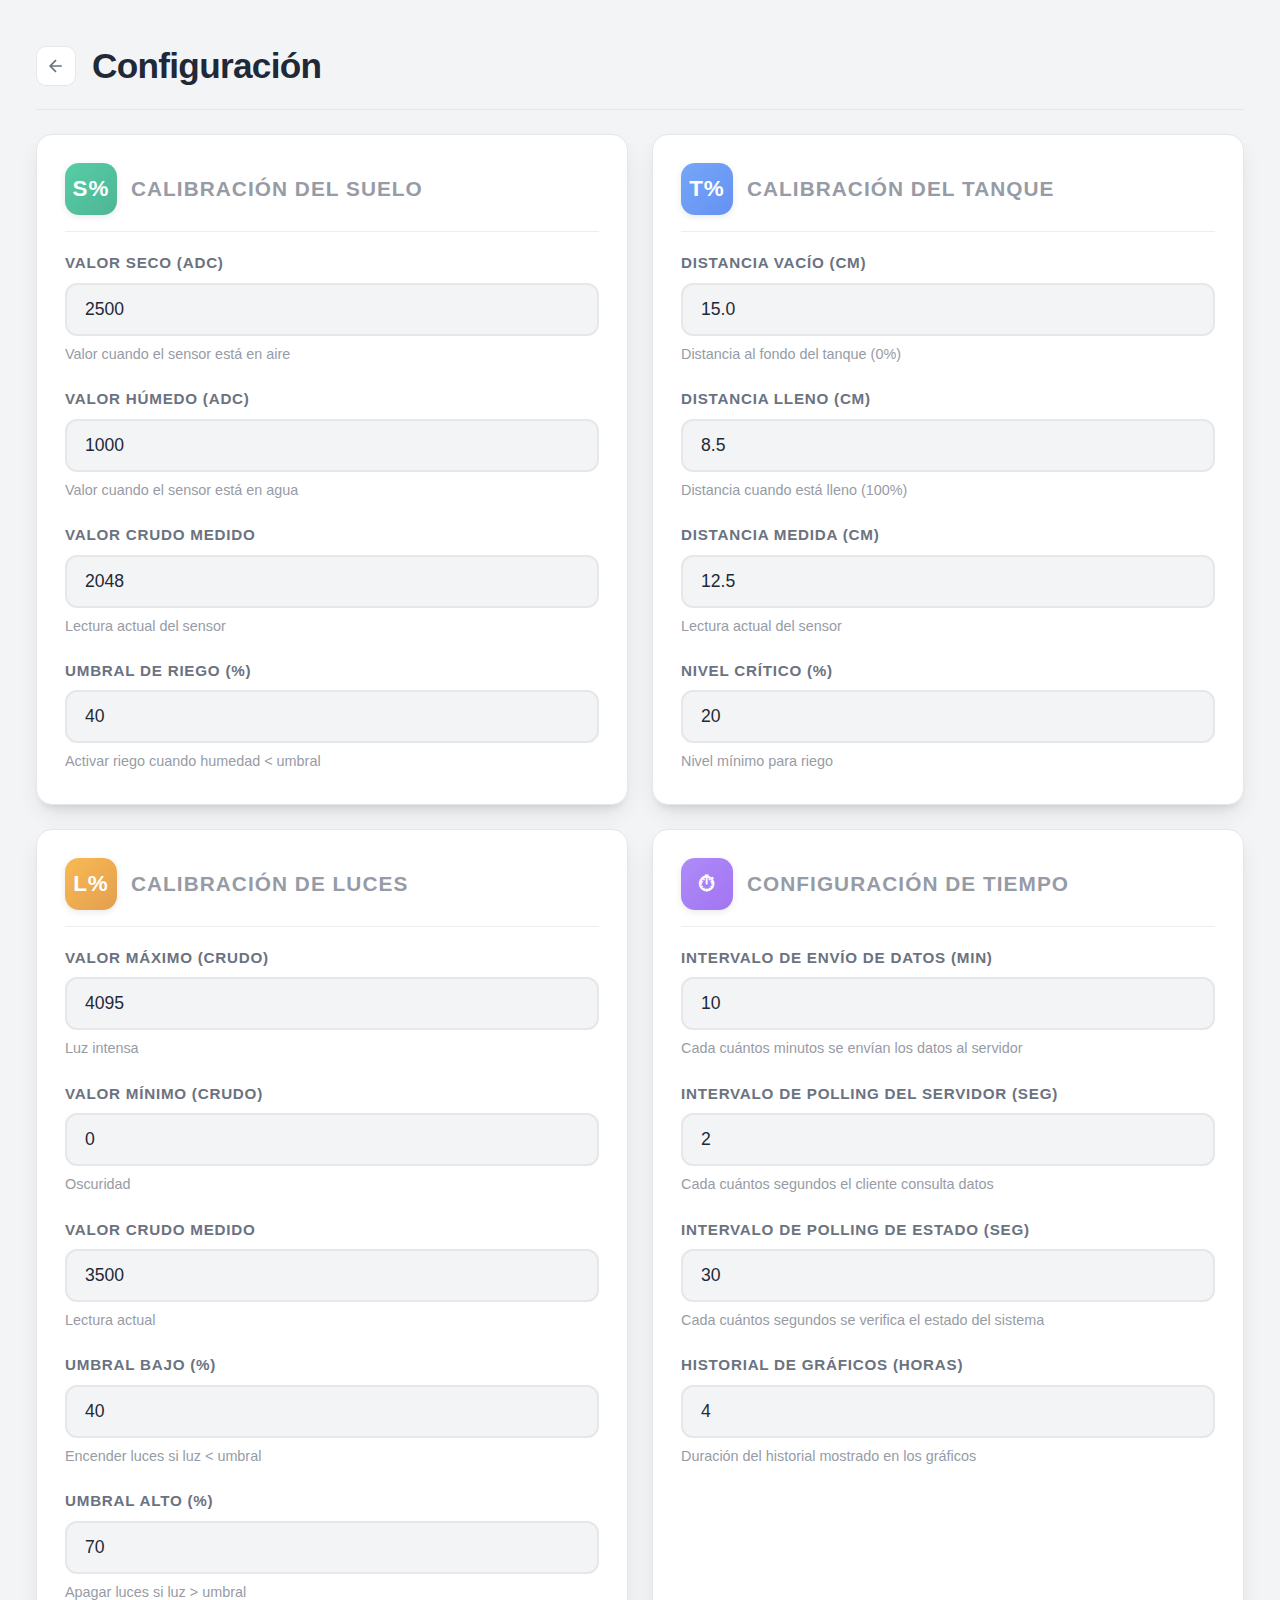
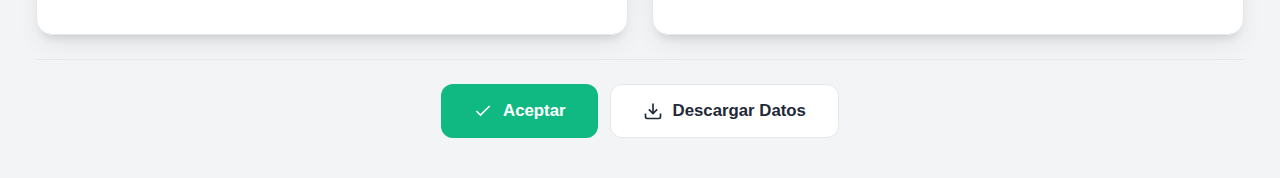
<file: config.html>
<!DOCTYPE html>
<html lang="es">
<head>
    <meta charset="UTF-8">
    <meta name="viewport" content="width=device-width, initial-scale=1.0">
    <title>Configuración - Panel de Control</title>
    <script>
        // Apply theme IMMEDIATELY before anything else to prevent flash
        (function() {
            try {
                const savedTheme = localStorage.getItem('theme');
                const applyTheme = function() {
                    if (document.body) {
                        if (savedTheme === 'dark') {
                            document.documentElement.classList.add('dark-theme');
                            document.documentElement.setAttribute('style', 'background-color: #0a0f1e !important;');
                            document.body.classList.add('dark-theme');
                            document.body.setAttribute('style', 'background-color: #0a0f1e !important; color: #ffffff !important;');
                        }
                        // Mark theme as applied to show content
                        document.body.classList.add('theme-applied');
                    }
                };
                
                if (savedTheme === 'dark') {
                    // Apply class and styles immediately
                    document.documentElement.classList.add('dark-theme');
                    document.documentElement.setAttribute('style', 'background-color: #0a0f1e !important;');
                    
                    if (document.body) {
                        applyTheme();
                    } else {
                        // If body doesn't exist yet, wait for it
                        document.addEventListener('DOMContentLoaded', applyTheme);
                        // Also try immediately in case DOMContentLoaded already fired
                        if (document.readyState === 'loading') {
                            document.addEventListener('DOMContentLoaded', applyTheme);
                        } else {
                            applyTheme();
                        }
                    }
                } else {
                    // Even for light theme, mark as applied
                    if (document.body) {
                        document.body.classList.add('theme-applied');
                    } else {
                        document.addEventListener('DOMContentLoaded', function() {
                            document.body.classList.add('theme-applied');
                        });
                    }
                }
            } catch(e) {
                console.error('Error applying theme:', e);
                // Show content even if there's an error
                if (document.body) {
                    document.body.classList.add('theme-applied');
                }
            }
        })();
    </script>
    <style>
        /* Critical theme styles to prevent flash - must be inline */
        html {
            background-color: #f3f4f6;
        }
        html.dark-theme {
            background-color: #0a0f1e !important;
        }
        body {
            background-color: #f3f4f6;
            color: #1f2937;
            transition: background-color 0.5s ease, color 0.5s ease;
            opacity: 1;
        }
        html.dark-theme body {
            background-color: #0a0f1e !important;
            color: #ffffff !important;
        }
        /* Hide content until theme is applied */
        body:not(.theme-applied) {
            opacity: 0;
        }
        body.theme-applied {
            opacity: 1;
            transition: opacity 0.1s ease;
        }
        /* Cards and containers */
        html.dark-theme .calibration-card {
            background: linear-gradient(135deg, #1e293b 0%, #1a2332 100%) !important;
            border-color: #334155 !important;
            color: #ffffff !important;
        }
        html.dark-theme .back-btn {
            background: #1e293b !important;
            border-color: #475569 !important;
        }
        html.dark-theme .back-btn svg {
            color: #e2e8f0 !important;
        }
        /* Text elements */
        html.dark-theme .config-title {
            background: linear-gradient(135deg, #ffffff 0%, #cbd5e1 100%) !important;
            -webkit-background-clip: text !important;
            -webkit-text-fill-color: transparent !important;
            background-clip: text !important;
        }
        html.dark-theme .calibration-card h3 {
            color: #cbd5e1 !important;
            opacity: 0.7 !important;
        }
        html.dark-theme .input-group label {
            color: #cbd5e1 !important;
        }
        html.dark-theme .input-group .input-hint {
            color: #94a3b8 !important;
        }
        /* Inputs */
        html.dark-theme .input-group input {
            background: #0f172a !important;
            border-color: #475569 !important;
            color: #f1f5f9 !important;
        }
        html.dark-theme .input-group input:focus {
            border-color: #60a5fa !important;
            box-shadow: 0 0 0 3px rgba(96, 165, 250, 0.2) !important;
        }
        html.dark-theme .input-group input::placeholder {
            color: #64748b !important;
        }
        /* Buttons */
        html.dark-theme .btn-accept {
            background: linear-gradient(135deg, #16a34a 0%, #15803d 100%) !important;
        }
        html.dark-theme .btn-download {
            background: linear-gradient(135deg, #4f46e5 0%, #4338ca 100%) !important;
        }
        html.dark-theme .icon-timing {
            background: linear-gradient(135deg, #a78bfa 0%, #8b5cf6 100%) !important;
        }
        
        /* Critical config title for instant rendering */
        .config-title {
            font-size: 2.2rem;
            font-weight: 800;
            color: #1f2937;
            margin: 0;
            letter-spacing: -0.02em;
        }
        html.dark-theme .config-title {
            color: #f3f4f6 !important;
        }
    </style>
    <link rel="stylesheet" href="style.css">
    <style>
        .config-container {
            max-width: 1400px; /* Wider container for 4 columns */
            margin: 0 auto;
            padding: 20px 16px;
        }

        .config-header {
            display: flex;
            align-items: center;
            gap: 16px;
            margin-bottom: 24px;
            padding-bottom: 16px;
            border-bottom: 1px solid var(--border-color);
        }

        .back-btn {
            display: flex;
            align-items: center;
            justify-content: center;
            width: 40px;
            height: 40px;
            background: var(--card-bg);
            border: 1px solid var(--border-color);
            border-radius: 10px;
            cursor: pointer;
            transition: all 0.2s ease;
            color: var(--text-secondary);
        }

        .back-btn:hover {
            background: var(--bg-color);
            color: var(--text-primary);
            transform: translateX(-2px);
        }

        .back-btn svg {
            width: 20px;
            height: 20px;
        }

        .config-title {
            font-size: 2.2rem;
            font-weight: 800;
            color: var(--text-primary);
            margin: 0;
            letter-spacing: -0.02em;
        }

        .config-grid {
            display: grid;
            grid-template-columns: repeat(2, 1fr); /* 2 columns for larger cards */
            gap: 24px;
            margin-bottom: 24px;
        }

        @media (max-width: 900px) {
            .config-grid {
                grid-template-columns: 1fr; /* 1 column on smaller screens */
            }
        }

        .calibration-card {
            background: var(--card-bg);
            border: 1px solid var(--border-color);
            border-radius: 16px;
            padding: 28px;
            box-shadow: 0 10px 25px -5px rgba(0,0,0,0.1), 0 8px 10px -6px rgba(0,0,0,0.1);
            transition: all 0.3s cubic-bezier(0.4, 0, 0.2, 1);
            display: flex;
            flex-direction: column;
            gap: 20px;
        }

        .calibration-card:hover {
            box-shadow: 0 20px 40px -10px rgba(0,0,0,0.15), 0 10px 20px -5px rgba(0,0,0,0.1);
            border-color: var(--primary-color);
            transform: translateY(-4px);
        }

        .calibration-card h3 {
            font-size: 1.3rem;
            font-weight: 700;
            color: var(--text-secondary);
            opacity: 0.7;
            text-transform: uppercase;
            letter-spacing: 0.05em;
            margin: 0;
            display: flex;
            align-items: center;
            gap: 14px;
            padding-bottom: 16px;
            border-bottom: 1px solid var(--border-color);
        }

        .calibration-icon {
            width: 52px;
            height: 52px;
            border-radius: 14px;
            display: flex;
            align-items: center;
            justify-content: center;
            font-weight: 700;
            font-size: 1.4rem;
            box-shadow: 0 2px 6px rgba(0,0,0,0.12);
        }

        .icon-soil { background: linear-gradient(135deg, #10b981 0%, #059669 100%); color: white; }
        .icon-tank { background: linear-gradient(135deg, #3b82f6 0%, #2563eb 100%); color: white; }
        .icon-light { background: linear-gradient(135deg, #f59e0b 0%, #d97706 100%); color: white; }
        .icon-timing { background: linear-gradient(135deg, #8b5cf6 0%, #7c3aed 100%); color: white; }

        .input-group {
            margin-bottom: 4px;
        }

        .input-group label {
            display: block;
            font-size: 0.95rem;
            font-weight: 600;
            color: var(--text-secondary);
            margin-bottom: 8px;
            text-transform: uppercase;
            letter-spacing: 0.05em;
        }

        .input-group input {
            width: 100%;
            padding: 14px 18px;
            background: var(--bg-color);
            border: 2px solid var(--border-color);
            border-radius: 12px;
            font-size: 1.1rem;
            font-weight: 500;
            color: var(--text-primary);
            transition: all 0.2s ease;
            font-family: 'Inter', sans-serif;
        }

        .input-group input:focus {
            outline: none;
            border-color: var(--primary-color);
            background: var(--card-bg);
            box-shadow: 0 0 0 4px rgba(59, 130, 246, 0.15);
        }

        .input-group .input-hint {
            font-size: 0.9rem;
            color: var(--text-secondary);
            margin-top: 8px;
            opacity: 0.7;
            line-height: 1.4;
        }

        .action-buttons {
            display: flex;
            gap: 12px;
            justify-content: center; /* Centered buttons */
            margin-top: 24px;
            padding-top: 24px;
            border-top: 1px solid var(--border-color);
        }

        .action-btn {
            padding: 16px 32px;
            border: none;
            border-radius: 12px;
            font-size: 1.05rem;
            font-weight: 600;
            cursor: pointer;
            transition: all 0.2s ease;
            display: flex;
            align-items: center;
            gap: 10px;
        }

        .btn-accept {
            background: var(--success-color);
            color: white;
        }
        .btn-accept:hover {
            background: #059669;
            transform: translateY(-1px);
            box-shadow: 0 4px 12px rgba(16, 185, 129, 0.2);
        }

        .btn-download {
            background: var(--card-bg);
            border: 1px solid var(--border-color);
            color: var(--text-primary);
        }
        .btn-download:hover {
            background: var(--bg-color);
            border-color: var(--text-secondary);
        }
        
        /* Dark theme specific overrides */
        html.dark-theme .config-header {
            border-bottom-color: #334155;
        }
        html.dark-theme .calibration-card {
            background: linear-gradient(135deg, #111827 0%, #0f172a 100%) !important;
            border-color: #1e293b !important;
            box-shadow: 0 4px 12px rgba(0,0,0,0.3) !important;
        }
        html.dark-theme .calibration-card:hover {
            border-color: #60a5fa;
            background: linear-gradient(135deg, #0f172a 0%, #111827 100%) !important;
            box-shadow: 0 8px 20px rgba(0,0,0,0.4) !important;
        }
        html.dark-theme .calibration-card h3 {
            border-bottom-color: #334155;
        }
        html.dark-theme .input-group input {
            background: #0f172a;
            border-color: #334155;
        }
        html.dark-theme .input-group input:focus {
            background: #1e293b;
            border-color: #60a5fa;
        }
        html.dark-theme .action-buttons {
            border-top-color: #334155;
        }
        html.dark-theme .btn-download {
            background: #1e293b;
            border-color: #334155;
            color: #e2e8f0;
        }
        html.dark-theme .btn-download:hover {
            background: #0f172a;
            border-color: #94a3b8;
        }
    </style>
</head>
<body>
    <div class="config-container">
        <!-- Header -->
        <div class="config-header">
            <button class="back-btn" onclick="goBack()" aria-label="Volver">
                <svg viewBox="0 0 24 24" fill="none" stroke="currentColor" stroke-width="2">
                    <path d="M19 12H5M12 19l-7-7 7-7"/>
                </svg>
            </button>
            <h1 class="config-title">Configuración</h1>
        </div>

        <!-- Calibration Cards -->
        <div class="config-grid">
            <!-- Soil Calibration -->
            <div class="calibration-card">
                <h3>
                    <div class="calibration-icon icon-soil">S%</div>
                    Calibración del Suelo
                </h3>
                <div class="input-group">
                    <label for="soil-dry">Valor Seco (ADC)</label>
                    <input type="number" id="soil-dry" value="2500" min="0" max="4095">
                    <div class="input-hint">Valor cuando el sensor está en aire</div>
                </div>
                <div class="input-group">
                    <label for="soil-wet">Valor Húmedo (ADC)</label>
                    <input type="number" id="soil-wet" value="1000" min="0" max="4095">
                    <div class="input-hint">Valor cuando el sensor está en agua</div>
                </div>
                <div class="input-group">
                    <label for="soil-raw">Valor Crudo Medido</label>
                    <input type="number" id="soil-raw" value="0" min="0" max="4095" readonly>
                    <div class="input-hint">Lectura actual del sensor</div>
                </div>
                <div class="input-group">
                    <label for="soil-threshold">Umbral de Riego (%)</label>
                    <input type="number" id="soil-threshold" value="40" min="0" max="100">
                    <div class="input-hint">Activar riego cuando humedad < umbral</div>
                </div>
            </div>

            <!-- Tank Calibration -->
            <div class="calibration-card">
                <h3>
                    <div class="calibration-icon icon-tank">T%</div>
                    Calibración del Tanque
                </h3>
                <div class="input-group">
                    <label for="tank-empty">Distancia Vacío (cm)</label>
                    <input type="number" id="tank-empty" value="15.0" step="0.1" min="0" max="400">
                    <div class="input-hint">Distancia al fondo del tanque (0%)</div>
                </div>
                <div class="input-group">
                    <label for="tank-full">Distancia Lleno (cm)</label>
                    <input type="number" id="tank-full" value="8.5" step="0.1" min="0" max="400">
                    <div class="input-hint">Distancia cuando está lleno (100%)</div>
                </div>
                <div class="input-group">
                    <label for="tank-raw">Distancia Medida (cm)</label>
                    <input type="number" id="tank-raw" value="0.0" step="0.1" min="0" max="400" readonly>
                    <div class="input-hint">Lectura actual del sensor</div>
                </div>
                <div class="input-group">
                    <label for="tank-critical">Nivel Crítico (%)</label>
                    <input type="number" id="tank-critical" value="20" min="0" max="100">
                    <div class="input-hint">Nivel mínimo para riego</div>
                </div>
            </div>

            <!-- Light Calibration -->
            <div class="calibration-card">
                <h3>
                    <div class="calibration-icon icon-light">L%</div>
                    Calibración de Luces
                </h3>
                <div class="input-group">
                    <label for="light-max">Valor Máximo (crudo)</label>
                    <input type="number" id="light-max" value="4095" min="0" max="4095">
                    <div class="input-hint">Luz intensa</div>
                </div>
                <div class="input-group">
                    <label for="light-min">Valor Mínimo (crudo)</label>
                    <input type="number" id="light-min" value="0" min="0" max="4095">
                    <div class="input-hint">Oscuridad</div>
                </div>
                <div class="input-group">
                    <label for="light-raw">Valor Crudo Medido</label>
                    <input type="number" id="light-raw" value="1200" min="0" max="4095" readonly>
                    <div class="input-hint">Lectura actual</div>
                </div>
                <div class="input-group">
                    <label for="light-low">Umbral Bajo (%)</label>
                    <input type="number" id="light-low" value="40" min="0" max="100">
                    <div class="input-hint">Encender luces si luz &lt; umbral</div>
                </div>
                <div class="input-group">
                    <label for="light-high">Umbral Alto (%)</label>
                    <input type="number" id="light-high" value="70" min="0" max="100">
                    <div class="input-hint">Apagar luces si luz &gt; umbral</div>
                </div>
            </div>

            <!-- Timing & Polling Configuration -->
            <div class="calibration-card">
                <h3>
                    <div class="calibration-icon icon-timing">⏱</div>
                    Configuración de Tiempo
                </h3>
                <div class="input-group">
                    <label for="data-send-interval">Intervalo de Envío de Datos (min)</label>
                    <input type="number" id="data-send-interval" value="10" min="1" max="120" step="1">
                    <div class="input-hint">Cada cuántos minutos se envían los datos al servidor</div>
                </div>
                <div class="input-group">
                    <label for="server-polling-interval">Intervalo de Polling del Servidor (seg)</label>
                    <input type="number" id="server-polling-interval" value="2" min="1" max="60" step="1">
                    <div class="input-hint">Cada cuántos segundos el cliente consulta datos</div>
                </div>
                <div class="input-group">
                    <label for="status-polling-interval">Intervalo de Polling de Estado (seg)</label>
                    <input type="number" id="status-polling-interval" value="30" min="5" max="300" step="5">
                    <div class="input-hint">Cada cuántos segundos se verifica el estado del sistema</div>
                </div>
                <div class="input-group">
                    <label for="chart-history">Historial de Gráficos (horas)</label>
                    <input type="number" id="chart-history" value="4" min="1" max="24" step="1">
                    <div class="input-hint">Duración del historial mostrado en los gráficos</div>
                </div>

            </div>
        </div>

        <!-- Action Buttons -->
        <div class="action-buttons">
            <button class="action-btn btn-accept" onclick="saveConfig()">
                <svg width="20" height="20" viewBox="0 0 24 24" fill="none" stroke="currentColor" stroke-width="2">
                    <polyline points="20 6 9 17 4 12"></polyline>
                </svg>
                Aceptar
            </button>
            <button class="action-btn btn-download" onclick="downloadData()">
                <svg width="20" height="20" viewBox="0 0 24 24" fill="none" stroke="currentColor" stroke-width="2">
                    <path d="M21 15v4a2 2 0 0 1-2 2H5a2 2 0 0 1-2-2v-4"></path>
                    <polyline points="7 10 12 15 17 10"></polyline>
                    <line x1="12" y1="15" x2="12" y2="3"></line>
                </svg>
                Descargar Datos
            </button>
        </div>
    </div>

    <script>
        // Page transition function
        function navigateWithTransition(url) {
            document.body.classList.add('page-exiting');
            setTimeout(function() {
                window.location.href = url;
            }, 200);
        }
        
        function goBack() {
            // Check if running on local dev server (localhost/127.0.0.1) or ESP32
            let targetUrl;
            if (window.location.hostname === 'localhost' || window.location.hostname === '127.0.0.1') {
                // Local development server - index.html is in data/ folder
                targetUrl = 'index.html';
            } else if (window.location.protocol === 'file:') {
                // File protocol - same folder
                targetUrl = 'index.html';
            } else {
                // ESP32 server - go to index
                targetUrl = 'index.html';
            }
            
            // Navigate with transition
            navigateWithTransition(targetUrl);
        }

        function saveConfig() {
            const config = {
                soil: {
                    dry: parseInt(document.getElementById('soil-dry').value),
                    wet: parseInt(document.getElementById('soil-wet').value),
                    threshold: parseInt(document.getElementById('soil-threshold').value)
                },
                tank: {
                    empty: parseFloat(document.getElementById('tank-empty').value),
                    full: parseFloat(document.getElementById('tank-full').value),
                    critical: parseInt(document.getElementById('tank-critical').value)
                },
                light: {
                    low: parseInt(document.getElementById('light-low').value),
                    high: parseInt(document.getElementById('light-high').value)
                },
                timing: {
                    dataSendInterval: parseInt(document.getElementById('data-send-interval').value),
                    serverPollingInterval: parseInt(document.getElementById('server-polling-interval').value),
                    statusPollingInterval: parseInt(document.getElementById('status-polling-interval').value),
                    chartHistory: parseInt(document.getElementById('chart-history').value)
                }
            };

            console.log('Configuración guardada:', config);
            
            // TODO: Send to backend
            alert('Configuración guardada exitosamente!\n\nNota: Esta función enviará los datos al ESP32 en la versión final.');
        }

        function downloadData() {
            // TODO: Fetch data from backend and create CSV
            const csvContent = "data:text/csv;charset=utf-8," 
                + "Timestamp,Temperatura,Humedad,Suelo,Tanque,Luz\n"
                + "2024-01-01 10:00,25.5,60,45,80,75\n"
                + "2024-01-01 10:10,25.7,61,44,79,76\n";
            
            const encodedUri = encodeURI(csvContent);
            const link = document.createElement("a");
            link.setAttribute("href", encodedUri);
            link.setAttribute("download", "datos_invernadero.csv");
            document.body.appendChild(link);
            link.click();
            document.body.removeChild(link);
            
            console.log('Datos descargados');
        }

        // Fetch current sensor data to populate raw fields
        function fetchCurrentData() {
            // Check if running on ESP32 or local simulation
            if (window.location.hostname === 'localhost' || window.location.hostname === '127.0.0.1' || window.location.protocol === 'file:') {
                console.log("Local mode: Simulating raw data");
                document.getElementById('soil-raw').value = 2048;
                document.getElementById('tank-raw').value = 12.5;
                document.getElementById('light-raw').value = 3500;
                return;
            }

            fetch('/data')
                .then(response => response.json())
                .then(data => {
                    // Populate Raw Values
                    if (data.soilRaw !== undefined) document.getElementById('soil-raw').value = data.soilRaw;
                    if (data.tankDistance !== undefined) document.getElementById('tank-raw').value = data.tankDistance.toFixed(1);
                    if (data.lightRaw !== undefined) document.getElementById('light-raw').value = data.lightRaw;
                    
                    // Populate Configuration Values if available
                    if (data.config) {
                        document.getElementById('soil-dry').value = data.config.soilDry;
                        document.getElementById('soil-wet').value = data.config.soilWet;
                        document.getElementById('soil-threshold').value = data.config.soilThreshold;
                        
                        document.getElementById('tank-empty').value = data.config.tankEmpty;
                        document.getElementById('tank-full').value = data.config.tankFull;
                        document.getElementById('tank-critical').value = data.config.tankCritical;
                        
                        document.getElementById('light-min').value = data.config.lightMin;
                        document.getElementById('light-max').value = data.config.lightMax;
                        document.getElementById('light-low').value = data.config.lightLow;
                        document.getElementById('light-high').value = data.config.lightHigh;
                        
                        document.getElementById('data-send-interval').value = data.config.dataSendInterval;
                        document.getElementById('server-polling-interval').value = data.config.serverPollingInterval;
                        document.getElementById('status-polling-interval').value = data.config.statusPollingInterval;
                    }
                })
                .catch(error => console.error('Error fetching data:', error));
        }

        function downloadData() {
            console.log('Descargando datos históricos...');
            
            // Fetch data from server
            fetch('/data')
                .then(response => response.json())
                .then(data => {
                    if (!data.history || data.history.length === 0) {
                        alert('No hay datos históricos disponibles');
                        return;
                    }
                    
                    // Generate CSV with improved format (separated by parameter)
                    let csv = '';
                    
                    // Temperature section
                    csv += 'TEMPERATURA\n';
                    csv += 'Hora de Medición,Temperatura (°C)\n';
                    data.history.forEach(record => {
                        const timestamp = formatTimestamp(record.timestamp, data.lastMeasurementTime);
                        const temp = record.temp !== undefined && record.temp !== -999 ? record.temp.toFixed(1) : 'ERROR';
                        csv += `${timestamp},${temp}\n`;
                    });
                    csv += '\n';
                    
                    // Humidity section
                    csv += 'HUMEDAD RELATIVA\n';
                    csv += 'Hora de Medición,Humedad (%)\n';
                    data.history.forEach(record => {
                        const timestamp = formatTimestamp(record.timestamp, data.lastMeasurementTime);
                        const humidity = record.humidity !== undefined && record.humidity !== -999 ? record.humidity.toFixed(0) : 'ERROR';
                        csv += `${timestamp},${humidity}\n`;
                    });
                    csv += '\n';
                    
                    // Soil moisture section
                    csv += 'HUMEDAD DEL SUELO\n';
                    csv += 'Hora de Medición,Humedad del Suelo (%)\n';
                    data.history.forEach(record => {
                        const timestamp = formatTimestamp(record.timestamp, data.lastMeasurementTime);
                        const soil = record.soil !== undefined && record.soil !== -999 ? record.soil.toFixed(0) : 'ERROR';
                        csv += `${timestamp},${soil}\n`;
                    });
                    csv += '\n';
                    
                    // Light section
                    csv += 'LUMINOSIDAD\n';
                    csv += 'Hora de Medición,Luminosidad (%)\n';
                    data.history.forEach(record => {
                        const timestamp = formatTimestamp(record.timestamp, data.lastMeasurementTime);
                        const light = record.light !== undefined && record.light !== -999 ? record.light.toFixed(0) : 'ERROR';
                        csv += `${timestamp},${light}\n`;
                    });
                    
                    // Create download
                    const blob = new Blob([csv], { type: 'text/csv;charset=utf-8;' });
                    const link = document.createElement('a');
                    const url = URL.createObjectURL(blob);
                    const now = new Date();
                    const filename = `datos_invernadero_${now.getFullYear()}-${(now.getMonth()+1).toString().padStart(2,'0')}-${now.getDate().toString().padStart(2,'0')}_${now.getHours().toString().padStart(2,'0')}-${now.getMinutes().toString().padStart(2,'0')}.csv`;
                    
                    link.setAttribute('href', url);
                    link.setAttribute('download', filename);
                    link.style.visibility = 'hidden';
                    document.body.appendChild(link);
                    link.click();
                    document.body.removeChild(link);
                    
                    console.log(`Descargados ${data.history.length} registros`);
                })
                .catch(error => {
                    console.error('Error al descargar datos:', error);
                    alert('Error al obtener los datos del servidor');
                });
        }
        
        function formatTimestamp(timestamp, systemNow) {
            if (!timestamp) return 'N/A';
            
            // Check if timestamp is epoch (> 1e10) or millis since boot
            if (timestamp > 10000000000) {
                // Epoch timestamp
                const date = new Date(timestamp);
                return date.toLocaleString('es-ES', { 
                    year: 'numeric', 
                    month: '2-digit', 
                    day: '2-digit',
                    hour: '2-digit', 
                    minute: '2-digit',
                    second: '2-digit'
                });
            } else {
                // Millis since boot - convert to relative time
                const now = Date.now();
                const age = systemNow - timestamp;
                const pointTime = new Date(now - age);
                return pointTime.toLocaleString('es-ES', { 
                    year: 'numeric', 
                    month: '2-digit', 
                    day: '2-digit',
                    hour: '2-digit', 
                    minute: '2-digit',
                    second: '2-digit'
                });
            }
        }

        function saveConfig() {
            const config = {
                soilDry: parseInt(document.getElementById('soil-dry').value),
                soilWet: parseInt(document.getElementById('soil-wet').value),
                soilThreshold: parseInt(document.getElementById('soil-threshold').value),
                
                tankEmpty: parseFloat(document.getElementById('tank-empty').value),
                tankFull: parseFloat(document.getElementById('tank-full').value),
                tankCritical: parseInt(document.getElementById('tank-critical').value),
                
                lightMin: parseInt(document.getElementById('light-min').value),
                lightMax: parseInt(document.getElementById('light-max').value),
                lightLow: parseInt(document.getElementById('light-low').value),
                lightHigh: parseInt(document.getElementById('light-high').value),
                
                dataSendInterval: parseInt(document.getElementById('data-send-interval').value),
                serverPollingInterval: parseInt(document.getElementById('server-polling-interval').value),
                statusPollingInterval: parseInt(document.getElementById('status-polling-interval').value)
            };

            console.log('Guardando configuración:', config);
            
            // Send to backend
            fetch('/action', {
                method: 'POST',
                headers: {
                    'Content-Type': 'application/json',
                },
                body: JSON.stringify({ config: config })
            })
            .then(response => {
                if (response.ok) {
                    alert('Configuración guardada exitosamente!');
                    // Refresh data to verify
                    fetchCurrentData();
                } else {
                    alert('Error al guardar la configuración');
                }
            })
            .catch(error => {
                console.error('Error:', error);
                alert('Error de conexión al guardar');
            });
        }

        // Load data when page loads
        document.addEventListener('DOMContentLoaded', fetchCurrentData);
    </script>
</body>
</html>
</file>
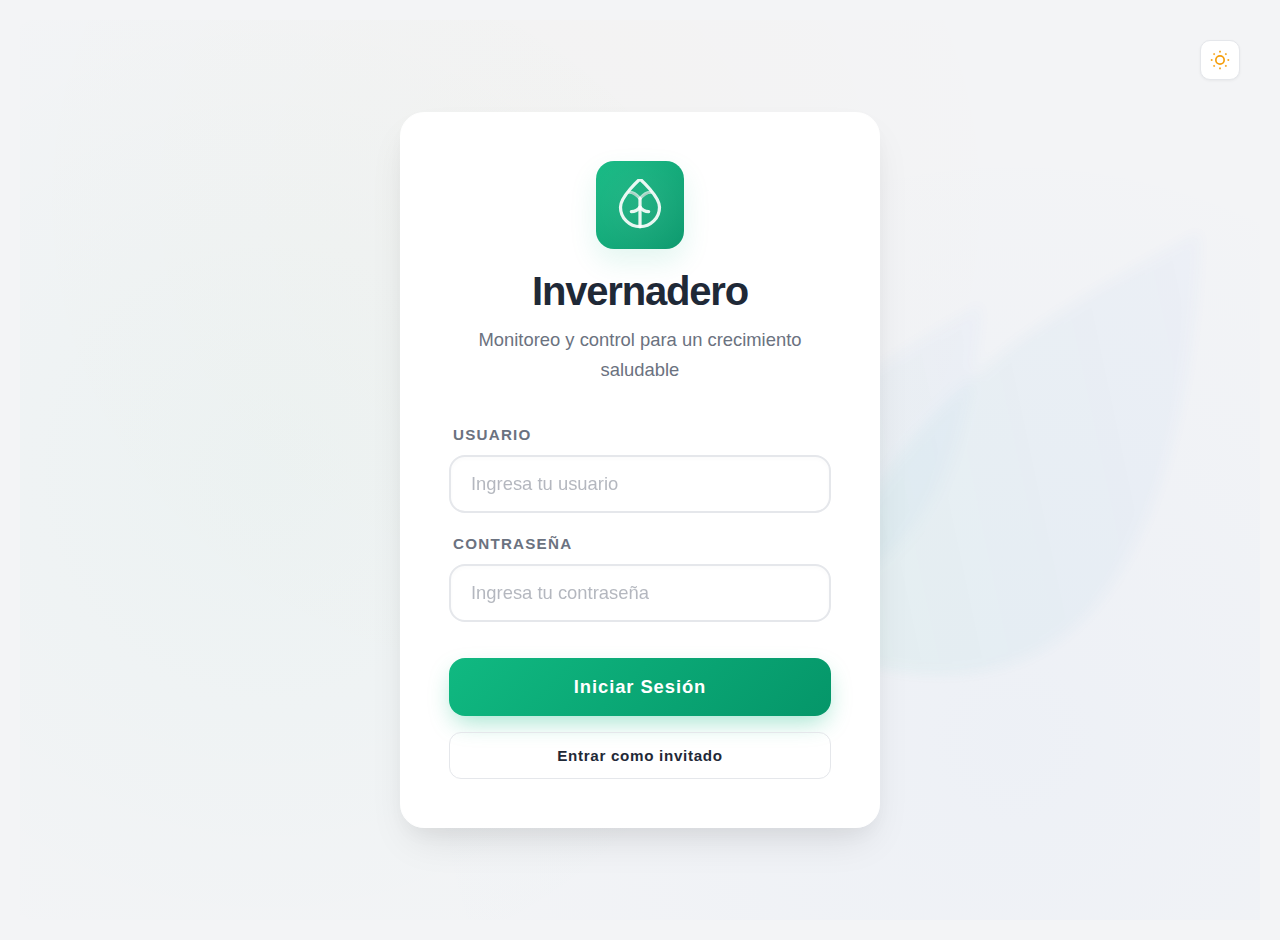
<file: login.html>
<!DOCTYPE html>
<html lang="es">
<head>
    <meta charset="UTF-8">
    <meta name="viewport" content="width=device-width, initial-scale=1.0">
    <title>Invernadero Inteligente - Iniciar Sesión</title>
    <script>
        // Apply theme IMMEDIATELY before anything else to prevent flash
        // Apply theme IMMEDIATELY before anything else to prevent flash
        (function() {
            // Add preload class to disable transitions
            document.documentElement.classList.add('preload');
            
            // Helpers that safely operate on document.body even if run in <head>
            function addBodyClassWhenReady(cls) {
                if (document.body) return document.body.classList.add(cls);
                document.addEventListener('DOMContentLoaded', function() { if (document.body) document.body.classList.add(cls); });
            }
            function setBodyWhenReady(fn) {
                if (document.body) return fn(document.body);
                document.addEventListener('DOMContentLoaded', function() { if (document.body) fn(document.body); });
            }

            try {
                const savedTheme = localStorage.getItem('theme');
                
                if (savedTheme === 'dark') {
                    // Apply class and styles immediately for documentElement
                    document.documentElement.classList.add('dark-theme');
                    document.documentElement.style.setProperty('background-color', '#0a0f1e', 'important');
                    
                    // Try to apply to body when ready
                    setBodyWhenReady(function(b) {
                        b.classList.add('dark-theme');
                        b.style.setProperty('background-color', '#0a0f1e', 'important');
                        b.style.setProperty('color', '#ffffff', 'important');
                    });
                } else {
                    // Force light theme styles explicitly to prevent inheritance issues
                     document.documentElement.style.setProperty('background-color', '#f3f4f6');
                }
                
                // Remove preload class after a short delay to enable transitions
                window.addEventListener('load', function() {
                    setTimeout(function() {
                        document.documentElement.classList.remove('preload');
                        if (document.body) document.body.classList.remove('preload');
                        
                        // Initialize icon state correctly
                        const icon = document.querySelector('.theme-icon');
                        if (icon) {
                            if (savedTheme === 'dark') {
                                icon.innerHTML = '<path d="M21 12.79A9 9 0 1 1 11.21 3 7 7 0 0 0 21 12.79z"></path>';
                            } else {
                                icon.innerHTML = '<circle cx="12" cy="12" r="5"></circle><line x1="12" y1="1" x2="12" y2="3"></line><line x1="12" y1="21" x2="12" y2="23"></line><line x1="4.22" y1="4.22" x2="5.64" y2="5.64"></line><line x1="18.36" y1="18.36" x2="19.78" y2="19.78"></line><line x1="1" y1="12" x2="3" y2="12"></line><line x1="21" y1="12" x2="23" y2="12"></line><line x1="4.22" y1="19.78" x2="5.64" y2="18.36"></line><line x1="18.36" y1="5.64" x2="19.78" y2="4.22"></line>';
                            }
                        }
                    }, 50);
                });
                
            } catch(e) {
                console.error('Error applying theme:', e);
            }
        })();
    </script>
    <style>
        /* Critical theme styles to prevent flash - must be inline */
        html {
            background-color: #f3f4f6;
        }
        html.dark-theme {
            background-color: #0a0f1e !important;
        }
        body {
            background-color: #f3f4f6;
            color: #1f2937;
            transition: background-color 0.5s ease, color 0.5s ease;
            opacity: 1;
        }
        html.dark-theme body {
            background-color: #0a0f1e !important;
            color: #ffffff !important;
        }
        /* Prevent transitions on load */
        .preload * {
            transition: none !important;
        }
        
        /* Auth card (use global variables for consistency) */
        .auth-card {
            background: var(--card-bg);
            border: 1px solid var(--border-color);
            color: var(--text-primary);
        }
        html.dark-theme .auth-card {
            background: linear-gradient(135deg, var(--card-bg) 0%, #111827 100%) !important;
            border-color: var(--border-color) !important;
        }
        /* Text elements */
        html.dark-theme .auth-title {
            background: linear-gradient(135deg, #ffffff 0%, #cbd5e1 100%) !important;
            -webkit-background-clip: text !important;
            -webkit-text-fill-color: transparent !important;
            background-clip: text !important;
        }
        html.dark-theme .auth-subtitle,
        html.dark-theme .form-label,
        html.dark-theme .remember-me label,
        html.dark-theme .auth-footer-text {
            color: #cbd5e1 !important;
        }
        /* Form inputs */
        html.dark-theme .form-input {
            background: #0f172a !important;
            border-color: #475569 !important;
            color: #f1f5f9 !important;
        }
        html.dark-theme .form-input::placeholder {
            color: #64748b !important;
            opacity: 0.5 !important;
        }
        /* Buttons */
        html.dark-theme .auth-btn {
            background: linear-gradient(135deg, #059669 0%, #047857 100%) !important;
        }
        html.dark-theme .auth-btn-secondary {
            border-color: #475569 !important;
            color: #e2e8f0 !important;
        }
        html.dark-theme .auth-btn-secondary:hover {
            background: #0f172a !important;
            border-color: #64748b !important;
        }
        /* Auth logo */
        html.dark-theme .auth-logo {
            background: linear-gradient(135deg, #059669 0%, #047857 100%) !important;
        }
        /* Theme toggle */
        html.dark-theme .theme-toggle-btn {
            background: #1e293b !important;
            border-color: #475569 !important;
        }
        html.dark-theme .theme-toggle-btn .theme-icon {
            color: #e2e8f0 !important;
        }
        /* Links */
        html.dark-theme .auth-link,
        html.dark-theme .forgot-link {
            color: #60a5fa !important;
        }
        /* Error message */
        html.dark-theme .error-message {
            background: rgba(220, 38, 38, 0.1) !important;
            border-color: rgba(220, 38, 38, 0.2) !important;
            color: #fca5a5 !important;
        }
        
        /* Natural Palette Overrides for Dark Mode */
        html.dark-theme .auth-card {
            background: linear-gradient(135deg, #111827 0%, #0f172a 100%) !important;
            box-shadow: 0 25px 50px -12px rgba(0, 0, 0, 0.5) !important;
        }
        
        html.dark-theme .auth-title {
            background: linear-gradient(135deg, #f3f4f6 0%, #d1d5db 100%) !important;
            -webkit-background-clip: text !important;
            background-clip: text !important;
            -webkit-text-fill-color: transparent !important;
        }
        
        html.dark-theme .form-input {
            background-color: rgba(17, 24, 39, 0.8) !important;
            border-color: rgba(75, 85, 99, 0.4) !important;
            color: #e5e7eb !important;
        }
        
        html.dark-theme .form-input:focus {
            border-color: #059669 !important; /* Emerald 600 */
            box-shadow: 0 0 0 4px rgba(5, 150, 105, 0.1) !important;
        }
        
        /* Critical auth styles for instant rendering */
        .auth-title {
            font-size: 2.5rem;
            font-weight: 700;
            color: #1f2937;
            margin-bottom: 12px;
            line-height: 1.1;
            letter-spacing: -0.03em;
        }
        html.dark-theme .auth-title {
            color: #f3f4f6 !important;
        }
        .auth-subtitle {
            font-size: 1.15rem;
            color: #6b7280;
            font-weight: 400;
            line-height: 1.6;
            max-width: 90%;
            margin: 0 auto;
        }
        html.dark-theme .auth-subtitle {
            color: #cbd5e1 !important;
        }
    </style>
    <style>
        /* Transition overlay and loader */
        .theme-transition-overlay {
            position: fixed;
            inset: 0;
            pointer-events: none;
            z-index: 10000;
            display: flex;
            align-items: center;
            justify-content: center;
            transition: background-color 0.18s ease, opacity 0.18s ease;
            opacity: 0;
        }
        .theme-transition-overlay.active {
            pointer-events: auto;
            background-color: rgba(10,15,30,0.6);
            opacity: 1;
        }

        .page-loader {
            display: none;
            align-items: center;
            gap: 12px;
            background: rgba(255,255,255,0.04);
            border-radius: 12px;
            padding: 12px 16px;
            backdrop-filter: blur(6px);
            border: 1px solid rgba(255,255,255,0.06);
            color: var(--text-primary);
            font-weight: 600;
            font-family: inherit;
        }
        body.dark-theme .page-loader {
            background: rgba(12,17,28,0.6);
            color: var(--text-primary);
            border-color: rgba(255,255,255,0.04);
        }

        .spinner {
            width: 18px;
            height: 18px;
            border-radius: 50%;
            border: 3px solid rgba(255,255,255,0.12);
            border-top-color: #10b981;
            animation: spin 0.85s linear infinite;
        }

        @keyframes spin {
            to { transform: rotate(360deg); }
        }

        .loader-text {
            font-size: 0.95rem;
            letter-spacing: 0.02em;
        }

        /* Optional page exit animation for small polishing */
        .page-exiting .auth-card {
            transform: translateY(-6px) scale(0.998);
            opacity: 0.98;
            transition: transform 0.12s ease, opacity 0.12s ease;
        }
    </style>
    <link rel="stylesheet" href="style.css">
    <script>
        // Ensure theme is applied (safe check for document.body)
        (function() {
            const savedTheme = localStorage.getItem('theme');
            if (savedTheme === 'dark') {
                document.documentElement.classList.add('dark-theme');
                if (document.body) {
                    document.body.classList.add('dark-theme');
                }
            }
        })();
    </script>
    <style>
        /* Authentication Page Specific Styles */
        .auth-container {
            min-height: 100vh;
            display: flex;
            align-items: center;
            justify-content: center;
            padding: 20px;
            background-color: var(--bg-color);
            position: relative;
            overflow: hidden;
        }

        /* Decorative SVG styling */
        .decorative-leaf {
            position: absolute;
            right: -8%;
            top: -6%;
            width: 58%;
            height: auto;
            opacity: 0.36;
            filter: blur(6px) saturate(1.05);
            transform: rotate(-12deg) scale(1.06);
            pointer-events: none;
            z-index: 0;
        }

        /* Subtle background pattern */
        .auth-container::before {
            content: '';
            position: absolute;
            top: 0;
            left: 0;
            right: 0;
            bottom: 0;
            background-image: 
                radial-gradient(circle at 20% 50%, rgba(16, 185, 129, 0.03) 0%, transparent 50%),
                radial-gradient(circle at 80% 80%, rgba(59, 130, 246, 0.03) 0%, transparent 50%),
                radial-gradient(circle at 40% 20%, rgba(245, 158, 11, 0.02) 0%, transparent 50%);
            pointer-events: none;
            z-index: 0;
        }

        body.dark-theme .auth-container::before {
            background-image: 
                radial-gradient(circle at 20% 50%, rgba(16, 185, 129, 0.08) 0%, transparent 50%),
                radial-gradient(circle at 80% 80%, rgba(79, 70, 229, 0.06) 0%, transparent 50%),
                radial-gradient(circle at 40% 20%, rgba(245, 158, 11, 0.04) 0%, transparent 50%);
        }


        .auth-card {
            width: 100%;
            max-width: 480px;
            background: linear-gradient(135deg, var(--card-bg) 0%, var(--card-bg) 100%);
            border-radius: 24px;
            padding: 48px;
            box-shadow: 0 20px 40px -10px rgba(0,0,0,0.1), 0 10px 20px -5px rgba(0,0,0,0.04);
            border: 1px solid var(--card-bg);
            transition: background 0.5s cubic-bezier(0.4, 0, 0.2, 1), box-shadow 0.5s cubic-bezier(0.4, 0, 0.2, 1);
            position: relative;
            z-index: 1;
        }

        body.dark-theme .auth-card {
            background: linear-gradient(135deg, #1e293b 0%, #111827 100%);
            box-shadow: 0 20px 40px rgba(0,0,0,0.4), 0 10px 20px rgba(0,0,0,0.3);
            border-color: #1e293b;
        }

        .auth-header {
            text-align: center;
            margin-bottom: 40px;
        }

        .auth-logo {
            width: 88px;
            height: 88px;
            margin: 0 auto 20px;
            background: linear-gradient(135deg, #10b981 0%, #059669 100%);
            border-radius: 18px;
            display: flex;
            align-items: center;
            justify-content: center;
            font-size: 2.25rem;
            color: white;
            box-shadow: 0 12px 28px rgba(16, 185, 129, 0.12);
            position: relative;
            overflow: hidden;
        }

        .auth-logo::before {
            content: '';
            position: absolute;
            top: -50%;
            left: -50%;
            width: 200%;
            height: 200%;
            background: radial-gradient(circle, rgba(255,255,255,0.1) 0%, transparent 70%);
            animation: shimmer 3s ease-in-out infinite;
        }

        @keyframes shimmer {
            0%, 100% { transform: translate(-25%, -25%) scale(1); opacity: 0; }
            50% { transform: translate(0%, 0%) scale(1.2); opacity: 1; }
        }

        body.dark-theme .auth-logo {
            background: linear-gradient(135deg, #059669 0%, #047857 100%);
            box-shadow: 0 12px 28px rgba(5, 150, 105, 0.18);
        }

        .auth-title {
            font-size: 2.5rem;
            font-weight: 700;
            color: var(--text-primary);
            margin-bottom: 12px;
            line-height: 1.1;
            letter-spacing: -0.03em;
        }

        body.dark-theme .auth-title {
            color: #f3f4f6;
        }

        .auth-subtitle {
            font-size: 1.15rem;
            color: var(--text-secondary);
            font-weight: 400;
            line-height: 1.6;
            max-width: 90%;
            margin: 0 auto;
        }

        .auth-form {
            display: flex;
            flex-direction: column;
            gap: 20px;
        }

        .form-group {
            display: flex;
            flex-direction: column;
            gap: 8px;
        }

        .form-label {
            font-size: 0.95rem;
            font-weight: 600;
            color: var(--text-secondary);
            text-transform: uppercase;
            letter-spacing: 0.08em;
            margin-left: 4px;
        }

        .form-input {
            width: 100%;
            padding: 16px 20px;
            border: 2px solid var(--border-color);
            border-radius: 16px;
            background-color: var(--card-bg);
            color: var(--text-primary);
            font-size: 1.15rem;
            font-weight: 500;
            font-family: inherit;
            transition: all 0.3s cubic-bezier(0.4, 0, 0.2, 1);
            box-shadow: inset 0 2px 4px rgba(0,0,0,0.02);
        }

        .form-input:focus {
            outline: none;
            border-color: #10b981;
            box-shadow: 0 0 0 4px rgba(16,185,129,0.06), 0 4px 16px rgba(0,0,0,0.06);
        }

        body.dark-theme .form-input {
            background: #0f172a;
            border-color: #475569;
        }

        body.dark-theme .form-input:focus {
            border-color: #10b981;
            box-shadow: 0 0 0 4px rgba(16,185,129,0.08), 0 4px 16px rgba(0,0,0,0.12);
        }

        .form-input::placeholder {
            color: var(--text-secondary);
            opacity: 0.5;
        }

        .auth-btn {
            width: 100%;
            padding: 18px 32px;
            background: linear-gradient(135deg, #10b981 0%, #059669 100%);
            border: none;
            border-radius: 16px;
            color: white;
            font-size: 1.15rem;
            font-weight: 700;
            letter-spacing: 0.05em;
            cursor: pointer;
            transition: all 0.3s cubic-bezier(0.4, 0, 0.2, 1);
            box-shadow: 0 10px 25px -5px rgba(16, 185, 129, 0.4);
            margin-top: 16px;
        }

        .auth-btn:hover {
            transform: translateY(-2px) scale(1.01);
            box-shadow: 0 15px 30px -5px rgba(16, 185, 129, 0.5);
        }

        .auth-btn:active {
            transform: translateY(0) scale(0.99);
        }

        body.dark-theme .auth-btn {
            background: linear-gradient(135deg, #10b981 0%, #059669 100%);
            box-shadow: 0 10px 25px -5px rgba(16, 185, 129, 0.3);
        }

        body.dark-theme .auth-btn:hover {
            box-shadow: 0 15px 30px -5px rgba(16, 185, 129, 0.4);
        }


        .error-message {
            background: #fef2f2;
            border: 1px solid #fecaca;
            color: #dc2626;
            padding: 14px 18px;
            border-radius: 8px;
            font-size: 0.95rem;
            font-weight: 500;
            display: none;
            margin-bottom: 16px;
        }

        body.dark-theme .error-message {
            background: #7f1d1d;
            border-color: #991b1b;
            color: #fca5a5;
        }

        .error-message.show {
            display: block;
            animation: slideDown 0.3s ease;
        }

        @keyframes slideDown {
            from {
                opacity: 0;
                transform: translateY(-10px);
            }
            to {
                opacity: 1;
                transform: translateY(0);
            }
        }

        .auth-theme-toggle {
            position: absolute;
            top: 20px;
            right: 20px;
        }

        .auth-btn-secondary {
            width: 100%;
            padding: 14px 24px;
            background: transparent;
            border: 1.5px solid var(--border-color);
            border-radius: 12px;
            color: var(--text-primary);
            font-size: 0.95rem;
            font-weight: 600;
            letter-spacing: 0.045em;
            cursor: pointer;
            transition: transform 0.18s ease, background 0.18s ease;
            margin-top: 16px;
        }

        .auth-btn-secondary:hover {
            background: var(--bg-color);
            border-color: var(--text-secondary);
            transform: translateY(-2px);
        }

        .auth-btn-secondary:active {
            transform: translateY(0);
        }

        body.dark-theme .auth-btn-secondary {
            border-color: #475569;
            color: var(--text-primary);
        }

        body.dark-theme .auth-btn-secondary:hover {
            background: #0f172a;
            border-color: #64748b;
        }

        @media (max-width: 480px) {
            .auth-card {
                padding: 32px 24px;
            }

            .auth-title {
                font-size: 1.65rem;
            }

            .form-input {
                font-size: 1rem;
            }
        }
    </style>
</head>
<body>
    <div class="theme-transition-overlay" id="theme-transition-overlay">
        <div id="page-loader" class="page-loader" aria-hidden="true" style="display:none;">
            <div class="spinner" aria-hidden="true"></div>
            <div class="loader-text">Cargando...</div>
        </div>
    </div>
    
    <div class="auth-container">
        <!-- Decorative soft leaves illustration (refined colors using CSS variables) -->
        <svg class="decorative-leaf" viewBox="0 0 600 600" aria-hidden="true" focusable="false">
            <defs>
                <linearGradient id="leafGrad2" x1="0" x2="1">
                    <stop offset="0%" stop-color="var(--success-color)" stop-opacity="0.14"/>
                    <stop offset="100%" stop-color="var(--primary-color)" stop-opacity="0.08"/>
                </linearGradient>
            </defs>
            <g fill="url(#leafGrad2)" transform="translate(0,40)">
                <path d="M110 480c70-180 230-220 360-260 0 0-40 190-140 270S110 480 110 480z" />
                <path d="M50 420c40-120 150-150 240-180 0 0-30 120-100 170S50 420 50 420z" opacity="0.9"/>
            </g>
        </svg>
        <div class="auth-theme-toggle">
            <button class="theme-toggle-btn" id="theme-toggle-btn" aria-label="Toggle theme">
                <svg class="theme-icon" viewBox="0 0 24 24" fill="none" stroke="currentColor" stroke-width="2">
                    <!-- Content injected by JS -->
                </svg>
            </button>
        </div>

        <div class="auth-card" role="region" aria-labelledby="login-heading">
            <div class="auth-header">
                <div class="auth-logo" aria-hidden="false">
                    <!-- Attractive leaf/plant SVG -->
                    <!-- Improved Natural Plant SVG -->
                    <svg width="52" height="52" viewBox="0 0 24 24" xmlns="http://www.w3.org/2000/svg" aria-hidden="true" focusable="false">
                        <path d="M12 22c4.97 0 9-4.03 9-9c0-4.97-9-13-9-13S3 8.03 3 13c0 4.97 4.03 9 9 9z" fill="none" stroke="rgba(255,255,255,0.9)" stroke-width="1.5" stroke-linecap="round" stroke-linejoin="round"/>
                        <path d="M12 13a5 5 0 0 0 4 2" stroke="rgba(255,255,255,0.9)" stroke-width="1.5" stroke-linecap="round" fill="none"/>
                        <path d="M12 13a5 5 0 0 1-4 2" stroke="rgba(255,255,255,0.9)" stroke-width="1.5" stroke-linecap="round" fill="none"/>
                        <path d="M12 22V9" stroke="rgba(255,255,255,0.9)" stroke-width="1.5" stroke-linecap="round"/>
                        <path d="M12 9c0 0 2.5-3 5-3" stroke="rgba(255,255,255,0.8)" stroke-width="1.5" stroke-linecap="round" opacity="0.8"/>
                        <path d="M12 9c0 0-2.5-3-5-3" stroke="rgba(255,255,255,0.8)" stroke-width="1.5" stroke-linecap="round" opacity="0.8"/>
                    </svg>
                </div>
                <h1 id="login-heading" class="auth-title">Invernadero</h1>
                <p class="auth-subtitle">Monitoreo y control para un crecimiento saludable</p>
            </div>

            <div class="error-message" id="error-message">
                <strong>Error:</strong> <span id="error-text"></span>
            </div>

            <form class="auth-form" id="login-form" onsubmit="handleLogin(event)" autocomplete="off">
                <div class="form-group">
                    <label for="username" class="form-label">Usuario</label>
                    <input 
                        type="text" 
                        id="username" 
                        name="username" 
                        class="form-input" 
                        placeholder="Ingresa tu usuario"
                        required
                        autocomplete="off"
                    >
                </div>

                <div class="form-group">
                    <label for="password" class="form-label">Contraseña</label>
                    <input 
                        type="password" 
                        id="password" 
                        name="password" 
                        class="form-input" 
                        placeholder="Ingresa tu contraseña"
                        required
                        autocomplete="new-password"
                    >
                </div>

                <button type="submit" class="auth-btn">Iniciar Sesión</button>
            </form>

            <button type="button" class="auth-btn-secondary" onclick="handleGuestLogin()">Entrar como invitado</button>
        </div>
    </div>

    <script>
        // Theme Management (same as main page)
        function initTheme() {
            const themeToggleBtn = document.getElementById('theme-toggle-btn');
            const savedTheme = localStorage.getItem('theme');
            
            if (savedTheme === 'dark') {
                document.body.classList.add('dark-theme');
                updateThemeIcon(true, false);
            }
            
            themeToggleBtn.addEventListener('click', toggleTheme);
        }

        function toggleTheme() {
            const isDark = document.body.classList.contains('dark-theme');
            const overlay = document.getElementById('theme-transition-overlay');
            
            // Trigger overlay animation
            overlay.classList.add('active');
            setTimeout(() => overlay.classList.remove('active'), 400);
            
            // Toggle theme
            if (isDark) {
                document.body.classList.remove('dark-theme');
                document.documentElement.classList.remove('dark-theme');
                localStorage.setItem('theme', 'light');
                updateThemeIcon(false, true);
                // Remove inline styles to let CSS take over for light mode
                document.documentElement.removeAttribute('style');
                document.body.removeAttribute('style');
            } else {
                document.body.classList.add('dark-theme');
                document.documentElement.classList.add('dark-theme');
                localStorage.setItem('theme', 'dark');
                updateThemeIcon(true, false);
                // Apply dark theme inline styles
                document.documentElement.setAttribute('style', 'background-color: #0a0f1e !important;');
                document.body.setAttribute('style', 'background-color: #0a0f1e !important; color: #ffffff !important;');
            }
        }

        function updateThemeIcon(isDark, animate) {
            const themeToggleBtn = document.getElementById('theme-toggle-btn');
            const currentIcon = themeToggleBtn.querySelector('.theme-icon');
            
            if (animate) {
                // Create new icon for animation
                const newIcon = document.createElementNS('http://www.w3.org/2000/svg', 'svg');
                newIcon.setAttribute('class', 'theme-icon theme-icon-new');
                newIcon.setAttribute('viewBox', '0 0 24 24');
                newIcon.setAttribute('fill', 'none');
                newIcon.setAttribute('stroke', 'currentColor');
                newIcon.setAttribute('stroke-width', '2');

                if (isDark) {
                    // Switching to Dark -> Show Moon
                    newIcon.innerHTML = '<path d="M21 12.79A9 9 0 1 1 11.21 3 7 7 0 0 0 21 12.79z"></path>';
                    currentIcon.classList.add('sun-setting');
                    newIcon.classList.add('moon-rising');
                } else {
                    // Switching to Light -> Show Sun
                    newIcon.innerHTML = '<circle cx="12" cy="12" r="5"></circle><line x1="12" y1="1" x2="12" y2="3"></line><line x1="12" y1="21" x2="12" y2="23"></line><line x1="4.22" y1="4.22" x2="5.64" y2="5.64"></line><line x1="18.36" y1="18.36" x2="19.78" y2="19.78"></line><line x1="1" y1="12" x2="3" y2="12"></line><line x1="21" y1="12" x2="23" y2="12"></line><line x1="4.22" y1="19.78" x2="5.64" y2="18.36"></line><line x1="18.36" y1="5.64" x2="19.78" y2="4.22"></line>';
                    currentIcon.classList.add('moon-setting');
                    newIcon.classList.add('sun-rising');
                }
                
                themeToggleBtn.appendChild(newIcon);
                
                // Cleanup after animation
                setTimeout(() => {
                    if (currentIcon && currentIcon.parentNode) currentIcon.remove();
                    newIcon.classList.remove('theme-icon-new', 'moon-rising', 'sun-rising');
                }, 1800);
                
            } else {
                // Immediate update (no animation)
                if (isDark) {
                    currentIcon.innerHTML = '<path d="M21 12.79A9 9 0 1 1 11.21 3 7 7 0 0 0 21 12.79z"></path>';
                } else {
                    currentIcon.innerHTML = '<circle cx="12" cy="12" r="5"></circle><line x1="12" y1="1" x2="12" y2="3"></line><line x1="12" y1="21" x2="12" y2="23"></line><line x1="4.22" y1="4.22" x2="5.64" y2="5.64"></line><line x1="18.36" y1="18.36" x2="19.78" y2="19.78"></line><line x1="1" y1="12" x2="3" y2="12"></line><line x1="21" y1="12" x2="23" y2="12"></line><line x1="4.22" y1="19.78" x2="5.64" y2="18.36"></line><line x1="18.36" y1="5.64" x2="19.78" y2="4.22"></line>';
                }
            }
        }

        // Page transition function: show overlay+loader and navigate faster
        function navigateWithTransition(url) {
            try {
                // Show an overlay and loader so users know something is happening
                const overlay = document.getElementById('theme-transition-overlay');
                const loader = document.getElementById('page-loader');
                if (overlay) overlay.classList.add('active');
                if (loader) loader.style.display = 'flex';

                // Add a body class for exit animation (if body exists)
                if (document.body) document.body.classList.add('page-exiting');

                // Shorter delay so transition feels snappier
                setTimeout(function() {
                    window.location.href = url;
                }, 120);
            } catch(e) {
                // Fallback to direct navigation on any error
                console.error('Transition error:', e);
                window.location.href = url;
            }
        }

        // Authentication handlers
        function handleLogin(event) {
            event.preventDefault();
            
            const username = document.getElementById('username').value;
            const password = document.getElementById('password').value;
            
            // Hide any previous errors
            hideError();
            
            // Basic validation
            if (!username || !password) {
                showError('Por favor completa todos los campos');
                return;
            }
            
            // Here you would typically send the credentials to your backend
            // For now, this is a demo implementation
            console.log('Login attempt:', { username });
            
            // Simulate API call
            // Replace this with actual authentication logic
            if (username === 'Admin' && password === 'Admin1234') {
                // Store session info
                localStorage.setItem('isAuthenticated', 'true');
                localStorage.setItem('username', username);
                
                // Redirect to main page with transition
                navigateWithTransition('index.html');
            } else {
                showError('Usuario o contraseña incorrectos');
            }
        }

        function handleGuestLogin() {
            // Hide any previous errors
            hideError();
            
            // Store guest session
            localStorage.setItem('isAuthenticated', 'true');
            localStorage.setItem('username', 'invitado');
            localStorage.setItem('isGuest', 'true');
            
            // Redirect to view page (read-only) with transition
            navigateWithTransition('view.html');
        }

        function showError(message) {
            const errorDiv = document.getElementById('error-message');
            const errorText = document.getElementById('error-text');
            errorText.textContent = message;
            errorDiv.classList.add('show');
        }

        function hideError() {
            const errorDiv = document.getElementById('error-message');
            errorDiv.classList.remove('show');
        }

        // Initialize on load
        window.onload = function() {
            // Check if user is already authenticated
            const isAuthenticated = localStorage.getItem('isAuthenticated');
            if (isAuthenticated === 'true') {
                // Auto-redirect disabled to allow user to see login page
                // navigateWithTransition('index.html');
                // return;
            }
            
            initTheme();
            
            // Clear fields for security
            setTimeout(() => {
                const userField = document.getElementById('username');
                const passField = document.getElementById('password');
                if (userField) userField.value = '';
                if (passField) passField.value = '';
            }, 100);
        };
    </script>
</body>
</html>
</file>
<file: style.css>
html{background-color:#f3f4f6;transition:background-color .5s ease}html.dark-theme{background-color:#0a0f1e}:root{--bg-color:#f3f4f6;--card-bg:#fff;--text-primary:#1f2937;--text-secondary:#6b7280;--primary-color:#2563eb;--success-color:#10b981;--warning-color:#f59e0b;--danger-color:#ef4444;--border-color:#e5e7eb;--chart-grid:#f3f4f6;--chart-bg:#fafafa}body.dark-theme{--bg-color:#0a0f1e;--card-bg:#1a2332;--text-primary:#fff;--text-secondary:#cbd5e1;--primary-color:#60a5fa;--border-color:#334155;--chart-grid:#1e293b;--chart-bg:#0f1729}body.dark-theme .card{background:linear-gradient(135deg,#111827 0%,#0f172a 100%)!important;opacity:1!important;box-shadow:0 8px 20px rgba(0,0,0,.4),0 4px 10px rgba(0,0,0,.3)!important;border-color:#1e293b!important}body.dark-theme .control-item,body.dark-theme .tank-last-filled{background:#0f172a}body.dark-theme .tank-visual-wrapper{background:linear-gradient(135deg,#1e293b 0%,#0f172a 100%);border-color:#475569}body.dark-theme .chart-wrapper{background:linear-gradient(135deg,#0f172a 0%,#1e293b 100%)}body.dark-theme .system-status{background:#1e293b;border-color:#334155}body.dark-theme header{background:linear-gradient(135deg,#111827 0%,#0f172a 100%)!important;box-shadow:0 4px 12px rgba(0,0,0,.3)!important;border-color:#1e293b!important}.theme-toggle-btn{display:flex;align-items:center;justify-content:center;width:40px;height:40px;border:1px solid var(--border-color);background:var(--card-bg);cursor:pointer;border-radius:10px;transition:all .3s cubic-bezier(.25,.8,.25,1);padding:8px;position:relative;overflow:hidden;box-shadow:0 1px 3px rgba(0,0,0,.05)}.theme-toggle-btn:hover{background:var(--bg-color);transform:translateY(-2px);box-shadow:0 2px 6px rgba(0,0,0,.1)}body.dark-theme .theme-toggle-btn{background:#1e293b;border-color:#475569}body.dark-theme .theme-toggle-btn:hover{background:#0f172a;box-shadow:0 2px 6px rgba(0,0,0,.2)}.theme-toggle-btn .theme-icon{width:20px;height:20px;color:#f59e0b;transition:all .8s cubic-bezier(.34,1.56,.64,1);transform-origin:center;will-change:transform,opacity}.theme-toggle-btn .theme-icon-new{position:absolute;top:50%;left:50%;margin:-12px 0 0 -12px}body.dark-theme .theme-toggle-btn .theme-icon{color:#e2e8f0}.header-btn{display:flex;align-items:center;justify-content:center;width:40px;height:40px;border:none;border-radius:10px;cursor:pointer;transition:all .3s cubic-bezier(.25,.8,.25,1);position:relative;overflow:hidden}.header-icon{width:20px;height:20px;transition:transform .3s ease;z-index:1}.config-btn{background:linear-gradient(135deg,#3b82f6 0%,#2563eb 100%);box-shadow:0 2px 6px rgba(59,130,246,.25)}.config-btn:hover{background:linear-gradient(135deg,#2563eb 0%,#1d4ed8 100%);transform:translateY(-2px);box-shadow:0 4px 12px rgba(59,130,246,.35)}.config-btn:active,.logout-btn:active{transform:translateY(0)}.config-btn .header-icon,.logout-btn .header-icon{color:#fff}.config-btn:hover .header-icon{transform:rotate(90deg)}body.dark-theme .config-btn{background:linear-gradient(135deg,#4f46e5 0%,#4338ca 100%);box-shadow:0 2px 6px rgba(79,70,229,.3)}body.dark-theme .config-btn:hover{background:linear-gradient(135deg,#4338ca 0%,#3730a3 100%);box-shadow:0 4px 12px rgba(79,70,229,.4)}.logout-btn{background:linear-gradient(135deg,#ef4444 0%,#dc2626 100%);box-shadow:0 2px 6px rgba(239,68,68,.25)}.logout-btn:hover{background:linear-gradient(135deg,#dc2626 0%,#b91c1c 100%);transform:translateY(-2px);box-shadow:0 4px 12px rgba(239,68,68,.35)}.logout-btn:hover .header-icon{transform:translateX(-2px)}body.dark-theme .logout-btn{background:linear-gradient(135deg,#dc2626 0%,#b91c1c 100%);box-shadow:0 2px 6px rgba(220,38,38,.3)}body.dark-theme .logout-btn:hover{background:linear-gradient(135deg,#b91c1c 0%,#991b1b 100%);box-shadow:0 4px 12px rgba(220,38,38,.4)}.theme-icon.sun-setting,.theme-icon.moon-setting{animation:iconFadeOut .4s ease-out forwards}.theme-icon.moon-rising,.theme-icon.sun-rising{animation:iconFadeIn .4s ease-in forwards}@keyframes iconFadeOut{0%{opacity:1;transform:scale(1)}100%{opacity:0;transform:scale(.8)}}@keyframes iconFadeIn{0%{opacity:0;transform:scale(.8)}100%{opacity:1;transform:scale(1)}}.theme-transition-overlay{position:fixed;top:0;left:0;width:100%;height:100%;pointer-events:none;z-index:9999;opacity:0;background:var(--bg-color);transition:none}.theme-transition-overlay.active{animation:simpleFade .4s cubic-bezier(.4,0,.2,1)}@keyframes simpleFade{0%,100%{opacity:0}50%{opacity:.08}}body.dark-theme .switch .slider{background-color:#475569}body.dark-theme .switch input:checked+.slider{background-color:var(--primary-color)}body.dark-theme .switch .slider:before{background-color:#fff}body.dark-theme .toggle-btn{background:#1e293b;border-color:#475569;color:#cbd5e1}body.dark-theme .toggle-btn.btn-on{background:linear-gradient(135deg,#10b981 0%,#059669 100%);color:#fff;border-color:#047857}body.dark-theme .toggle-btn.btn-off{background:linear-gradient(135deg,#ef4444 0%,#dc2626 100%);color:#fff;border-color:#b91c1c}body.dark-theme .time-input{background:#0f172a;border-color:#475569;color:#f1f5f9}body.dark-theme .metric-value{background:linear-gradient(135deg,#fff 0%,#cbd5e1 100%);-webkit-background-clip:text;-webkit-text-fill-color:transparent;background-clip:text}body.dark-theme .interactive-card.active-temp{border-color:#f59e0b;background:linear-gradient(135deg,#422006 0%,#3d1f08 100%);box-shadow:0 0 0 3px rgba(245,158,11,.2),0 4px 12px rgba(245,158,11,.3)}body.dark-theme .interactive-card.active-humidity{border-color:#3b82f6;background:linear-gradient(135deg,#1e3a5f 0%,#1a2e4a 100%);box-shadow:0 0 0 3px rgba(59,130,246,.2),0 4px 12px rgba(59,130,246,.3)}body.dark-theme .interactive-card.active-soil{border-color:#10b981;background:linear-gradient(135deg,#064e3b 0%,#053d2f 100%);box-shadow:0 0 0 3px rgba(16,185,129,.2),0 4px 12px rgba(16,185,129,.3)}*{box-sizing:border-box;margin:0;padding:0;font-family:-apple-system,BlinkMacSystemFont,'Segoe UI','Roboto','Helvetica Neue','Arial',sans-serif;transition:background-color .5s ease,color .5s ease,border-color .5s ease}body{animation:pageFadeIn .25s cubic-bezier(.4,0,.2,1);color:var(--text-primary);padding:20px;line-height:1.5}@keyframes pageFadeIn{from{opacity:0}to{opacity:1}}body.page-exiting{animation:pageFadeOut .2s cubic-bezier(.4,0,.2,1) forwards}@keyframes pageFadeOut{from{opacity:1}to{opacity:0}}.app-container,.auth-container,.config-container{animation:containerFadeIn .3s cubic-bezier(.4,0,.2,1)}@keyframes containerFadeIn{from{opacity:0}to{opacity:1}}canvas{transition:none!important}.app-container{max-width:1200px;margin:0 auto}header{display:flex;justify-content:space-between;align-items:center;margin-bottom:24px;background:var(--card-bg);padding:16px 24px;border-radius:12px;box-shadow:0 4px 12px rgba(0,0,0,.08),0 2px 4px rgba(0,0,0,.04)}.brand{display:flex;flex-direction:column}.brand span{font-size:.85rem;color:var(--text-secondary);font-weight:600;text-transform:uppercase;letter-spacing:.05em;margin-top:4px}.header-actions{display:flex;align-items:center;gap:12px}.header-buttons{display:flex;align-items:center;gap:8px;padding-left:12px;border-left:1px solid var(--border-color)}body.dark-theme .header-buttons{border-left-color:#475569}.system-status{display:flex;align-items:center;gap:8px;padding:8px 14px;background:linear-gradient(135deg,#f0fdf4 0%,#dcfce7 100%);border:1px solid #bbf7d0;border-radius:12px;box-shadow:0 1px 3px rgba(0,0,0,.05);transition:all .3s ease}.system-status:hover{transform:translateY(-1px);box-shadow:0 2px 6px rgba(0,0,0,.08)}.status-dot{width:10px;height:10px;background-color:#10b981;border-radius:50%;box-shadow:0 0 8px rgba(16,185,129,.5);animation:pulse-dot 2s infinite}@keyframes pulse-dot{0%,100%{opacity:1;transform:scale(1)}50%{opacity:.8;transform:scale(1.1)}}.system-status span{color:#065f46;font-size:.875rem;font-weight:600;text-transform:uppercase;letter-spacing:.05em}body.dark-theme .system-status{background:linear-gradient(135deg,#064e3b 0%,#047857 100%);border-color:#059669}body.dark-theme .status-dot{background-color:#10b981;box-shadow:0 0 8px rgba(16,185,129,.6)}body.dark-theme .system-status span{color:#d1fae5}.alarm-indicator{display:flex;align-items:center;gap:8px;padding:6px 12px;border-radius:20px;font-size:.875rem;font-weight:600;transition:all .3s ease}.alarm-indicator.alarm-normal{background:#f0fdf4;border:1px solid #dcfce7;color:#166534}.alarm-indicator.alarm-warning{background:#fefce8;border:1px solid #fef08a;color:#ca8a04}.alarm-indicator.alarm-danger{background:#fef2f2;border:1px solid #fecaca;color:#dc2626;animation:pulse-alarm 2s infinite}@keyframes pulse-alarm{0%,100%{opacity:1}50%{opacity:.7}}.alarm-icon{font-size:1rem;line-height:1}.layout-grid{display:grid;grid-template-columns:2fr 1fr;grid-template-rows:auto auto 1fr;gap:20px;margin-bottom:20px}.column.left,.column.right{display:contents}.column.left>.metrics-row{grid-column:1;grid-row:1}.column.right>.metrics-row{grid-column:2;grid-row:1}.column.left>.card:nth-child(2){grid-column:1;grid-row:2}.column.right>.card{grid-column:2;grid-row:2}.column.left>.card:nth-child(3){grid-column:1;grid-row:3;display:flex;flex-direction:column}.column.right>div{grid-column:2;grid-row:3;display:flex;flex-direction:column;gap:20px}.metrics-row{display:grid;grid-template-columns:1fr 1fr 1fr;gap:20px}.metrics-row.two-col{grid-template-columns:1fr}.column.left>.card:nth-child(3) .chart-wrapper{flex-grow:1}.card{background:linear-gradient(135deg,#fff 0%,#f9fafb 100%);border-radius:16px;padding:20px;box-shadow:0 10px 25px -5px rgba(0,0,0,.1),0 8px 10px -6px rgba(0,0,0,.1);border:1px solid var(--border-color);display:flex;flex-direction:column;transition:all .5s cubic-bezier(.4,0,.2,1);position:relative}.interactive-card{cursor:pointer;border:2px solid transparent}.interactive-card:hover{transform:translateY(-4px);box-shadow:0 20px 40px -10px rgba(0,0,0,.15),0 10px 20px -5px rgba(0,0,0,.1)}.interactive-card.active-metric{transform:scale(1.02)}.interactive-card.active-temp{border-color:#f59e0b;background:linear-gradient(135deg,#fffbeb 0%,#fef3c7 100%);box-shadow:0 0 0 3px rgba(245,158,11,.1),0 4px 12px rgba(245,158,11,.2)}.interactive-card.active-humidity{border-color:#3b82f6;background:linear-gradient(135deg,#eff6ff 0%,#dbeafe 100%);box-shadow:0 0 0 3px rgba(59,130,246,.1),0 4px 12px rgba(59,130,246,.2)}.interactive-card.active-soil{border-color:#10b981;background:linear-gradient(135deg,#ecfdf5 0%,#d1fae5 100%);box-shadow:0 0 0 3px rgba(16,185,129,.1),0 4px 12px rgba(16,185,129,.2)}.card-header{display:flex;justify-content:space-between;align-items:flex-start;margin-bottom:12px}.card-title{font-size:1.1rem;font-weight:700;color:var(--text-secondary);opacity:.7;text-transform:uppercase;letter-spacing:.05em}.icon-box{width:48px;height:48px;border-radius:12px;display:flex;align-items:center;justify-content:center;font-size:1.2rem;font-weight:700;box-shadow:0 2px 4px rgba(0,0,0,.08);transition:transform .2s ease}.card:hover .icon-box{transform:scale(1.05)}.bg-blue{background:linear-gradient(135deg,#dbeafe 0%,#bfdbfe 100%);color:#1e40af}.bg-green{background:linear-gradient(135deg,#d1fae5 0%,#a7f3d0 100%);color:#065f46}.bg-yellow{background:linear-gradient(135deg,#fef3c7 0%,#fde68a 100%);color:#92400e}.bg-orange{background:linear-gradient(135deg,#ffedd5 0%,#fed7aa 100%);color:#c2410c}.status-indicator{width:18px;height:18px;border-radius:50%;background:#d1d5db;border:3px solid #9ca3af;transition:all .4s cubic-bezier(.4,0,.2,1);position:relative}.status-indicator::after{content:'';position:absolute;top:50%;left:50%;transform:translate(-50%,-50%);width:0;height:0;border-radius:50%;background:inherit;transition:all .4s ease}.status-indicator.active{background:linear-gradient(135deg,#10b981 0%,#059669 100%);border-color:#047857;box-shadow:0 0 12px rgba(16,185,129,.6),0 0 4px rgba(16,185,129,.4);animation:pulse-glow 2s infinite}.status-indicator.active::after{width:100%;height:100%;opacity:.3}.status-indicator.error{background:linear-gradient(135deg,#ef4444 0%,#dc2626 100%);border-color:#b91c1c;box-shadow:0 0 12px rgba(239,68,68,.6),0 0 4px rgba(239,68,68,.4);animation:pulse-error 1.5s infinite}.status-indicator.alarm{background:linear-gradient(135deg,#ef4444 0%,#dc2626 100%);border-color:#b91c1c;box-shadow:0 0 12px rgba(239,68,68,.6),0 0 4px rgba(239,68,68,.4);animation:pulse-alarm .5s infinite}@keyframes pulse-glow{0%,100%{box-shadow:0 0 12px rgba(16,185,129,.6),0 0 4px rgba(16,185,129,.4)}50%{box-shadow:0 0 20px rgba(16,185,129,.8),0 0 8px rgba(16,185,129,.6)}}@keyframes pulse-error{0%,100%{box-shadow:0 0 12px rgba(239,68,68,.6),0 0 4px rgba(239,68,68,.4)}50%{box-shadow:0 0 20px rgba(239,68,68,.8),0 0 8px rgba(239,68,68,.6)}}@keyframes pulse-alarm{0%,100%{opacity:1;box-shadow:0 0 15px rgba(239,68,68,.8),0 0 5px rgba(239,68,68,.6)}50%{opacity:.5;box-shadow:0 0 5px rgba(239,68,68,.4),0 0 2px rgba(239,68,68,.2)}}.metric-value{font-size:2.8rem;font-weight:800;color:var(--text-primary);margin-bottom:4px;letter-spacing:-.02em;transition:all .3s ease;background:linear-gradient(135deg,var(--text-primary) 0%,#4b5563 100%);-webkit-background-clip:text;-webkit-text-fill-color:transparent;background-clip:text}.card:hover .metric-value{transform:scale(1.02)}.metric-unit{font-size:1.1rem;font-weight:600;color:var(--text-secondary);margin-left:4px}.metric-footer{font-size:1rem;color:var(--text-secondary);opacity:.6;margin-top:auto;font-weight:600;text-transform:uppercase;letter-spacing:.05em}.section-grid{display:grid;grid-template-columns:2fr 1fr;gap:20px;margin-bottom:20px}.tank-container{display:grid;grid-template-columns:auto 1fr;gap:24px;align-items:center}.tank-visual-wrapper{width:120px;height:180px;background:linear-gradient(135deg,#f3f4f6 0%,#e5e7eb 100%);border-radius:12px;position:relative;overflow:hidden;border:3px solid #d1d5db;box-shadow:inset 0 2px 8px rgba(0,0,0,.1),0 2px 8px rgba(0,0,0,.05)}.water-fill{position:absolute;bottom:0;width:100%;background:linear-gradient(180deg,#60a5fa 0%,#3b82f6 100%);transition:height .8s cubic-bezier(.4,0,.2,1);box-shadow:0 -2px 10px rgba(59,130,246,.3)}.water-fill::before{content:'';position:absolute;top:-10px;left:-50%;width:200%;height:20px;background:radial-gradient(ellipse at center,rgba(255,255,255,.3) 0%,transparent 70%);animation:wave 3s ease-in-out infinite}@keyframes wave{0%,100%{transform:translateX(0) translateY(0)}50%{transform:translateX(-25%) translateY(-5px)}}.tank-info{display:grid;grid-template-columns:auto 1fr;grid-template-rows:1fr;gap:20px;align-items:center;height:180px;padding:0}.tank-level-display{display:flex;flex-direction:column;justify-content:center;align-items:center;gap:12px;padding-left:10px;padding-right:30px;border-right:2px solid var(--border-color);height:100%;margin:2px 0}.tank-level-display .metric-value{font-size:2.8rem;font-weight:800}.tank-level-display .metric-unit{font-size:1.2rem;font-weight:600;color:var(--text-secondary)}.tank-last-filled{font-size:.7rem;color:var(--text-secondary);margin:0;text-align:center;padding:4px 8px;background:#f9fafb;border-radius:6px}.tank-error-msg{font-size:.75rem;color:#ef4444;text-align:center;margin:0;font-weight:600;min-height:1.2em}.tank-chart-section{height:100%;display:flex;flex-direction:column;justify-content:center}.tank-chart-wrapper{width:100%;height:160px;margin:0}.tank-chart-wrapper canvas{width:100%!important;height:160px!important}.tank-info p{color:var(--text-secondary);font-size:.875rem}.control-group{display:flex;flex-direction:column;gap:12px}.control-item{display:flex;justify-content:space-between;align-items:center;padding:12px;background:#f9fafb;border-radius:8px;border:1px solid var(--border-color)}#security-schedule{flex-direction:column;gap:8px}.control-label{font-size:1rem;color:var(--text-secondary);font-weight:600;text-transform:uppercase;letter-spacing:.05em}.toggle-btn{padding:8px 18px;border-radius:8px;border:2px solid var(--border-color);background:#fff;font-size:1rem;font-weight:600;cursor:pointer;transition:all .5s cubic-bezier(.4,0,.2,1);box-shadow:0 1px 3px rgba(0,0,0,.08);text-transform:uppercase;letter-spacing:.05em}.toggle-btn:hover{transform:translateY(-1px);box-shadow:0 4px 8px rgba(0,0,0,.12)}.toggle-btn:active{transform:translateY(0)}.toggle-btn.btn-on{background:linear-gradient(135deg,#10b981 0%,#059669 100%);color:#fff;border-color:#047857;box-shadow:0 2px 6px rgba(16,185,129,.3)}.toggle-btn.btn-on:hover{box-shadow:0 4px 12px rgba(16,185,129,.4)}.toggle-btn.btn-off{background:linear-gradient(135deg,#ef4444 0%,#dc2626 100%);color:#fff;border-color:#b91c1c;box-shadow:0 2px 6px rgba(239,68,68,.3)}.toggle-btn.btn-off:hover{box-shadow:0 4px 12px rgba(239,68,68,.4)}.error-word,#temp .error-word,#humidity .error-word,#soil .error-word,#light .error-word,#tank .error-word{color:#ef4444!important;font-weight:700!important;display:inline-block!important;background:0 0!important;-webkit-background-clip:unset!important;-webkit-text-fill-color:#ef4444!important;background-clip:unset!important}.chart-wrapper{height:340px;width:100%;position:relative;padding:15px;background:var(--card-bg);border-radius:12px;box-shadow:inset 0 1px 3px rgba(0,0,0,.05)}.chart-wrapper canvas{max-height:100%}.info-bar{display:grid;grid-template-columns:repeat(3,1fr);gap:20px;margin-top:20px}.info-item{background:#fff;padding:12px;border-radius:8px;border:1px solid var(--border-color);display:flex;justify-content:space-between;font-size:.875rem}.switch{position:relative;display:inline-block;width:40px;height:20px}.switch input{opacity:0;width:0;height:0}.slider{position:absolute;cursor:pointer;top:0;left:0;right:0;bottom:0;background-color:#ccc;transition:.4s}.slider:before{position:absolute;content:"";height:16px;width:16px;left:2px;bottom:2px;background-color:#fff;transition:.4s}input:checked+.slider{background-color:var(--primary-color)}input:focus+.slider{box-shadow:0 0 1px var(--primary-color)}input:checked+.slider:before{transform:translateX(20px)}.slider.round{border-radius:34px}.slider.round:before{border-radius:50%}.time-input{padding:4px;border:1px solid var(--border-color);border-radius:4px;font-family:inherit;font-size:.8rem;color:var(--text-primary)}@media (max-width:1024px){.layout-grid{grid-template-columns:1fr;grid-template-rows:auto}.column.left,.column.right{display:flex;flex-direction:column;gap:20px}.column.left>.metrics-row,.column.right>.metrics-row,.column.left>.card,.column.right>.card,.column.right>div{grid-column:auto;grid-row:auto}.metrics-row{grid-template-columns:repeat(2,1fr)}}@media (max-width:768px){.layout-grid{display:flex;flex-direction:column;gap:20px}.column.left{display:flex;flex-direction:column;gap:20px;order:1}.column.right{display:flex;flex-direction:column;gap:20px;order:2}.column.left>.metrics-row{order:1}.column.left>.card:nth-child(2){order:3}.column.left>.card:nth-child(3){order:5}.column.right>.metrics-row{order:2}.column.right>.card{order:4}.column.right>div{order:4;display:flex;flex-direction:column;gap:20px}.metrics-row,.metrics-row.two-col{grid-template-columns:1fr}.column.left>.metrics-row,.column.right>.metrics-row,.column.left>.card,.column.right>.card,.column.right>div{grid-column:auto;grid-row:auto}}.security-schedule-compact{width:100%;background-color:var(--bg-color);border-radius:8px;max-height:0;opacity:0;overflow:hidden;margin-top:0;padding:0 8px;border:0 solid var(--border-color);transition:all .8s cubic-bezier(.4,0,.2,1)}.security-schedule-compact.show{max-height:120px;opacity:1;margin-top:8px;padding:8px;border-width:1px}.schedule-inputs{display:flex;align-items:flex-end;gap:10px;justify-content:space-between}.schedule-input-group{display:flex;flex-direction:column;gap:4px;flex:1}.schedule-input-group label{font-size:.7rem;color:var(--text-secondary);font-weight:500}.time-input-compact{width:100%;padding:4px 2px;border:1px solid var(--border-color);border-radius:4px;background-color:var(--card-bg);color:var(--text-primary);font-size:.85rem;text-align:center;font-family:inherit}.btn-save-compact{background-color:var(--primary-color);color:#fff;border:none;border-radius:4px;width:30px;height:30px;display:flex;align-items:center;justify-content:center;cursor:pointer;font-size:1rem;transition:background-color .2s;margin-bottom:1px}.btn-save-compact:hover{background-color:var(--primary-hover)}.btn-save-compact:active{transform:scale(.95)}.status-initializing{font-size:.9rem;font-weight:600;color:#3b82f6;display:inline-flex;align-items:center;gap:6px;animation:pulse-text 2s infinite;text-transform:uppercase;letter-spacing:.05em;padding:4px 8px;background:rgba(59,130,246,.1);border-radius:6px}.status-initializing::before{content:'';display:inline-block;width:8px;height:8px;border-radius:50%;background-color:currentColor}@keyframes pulse-text{0%,100%{opacity:1}50%{opacity:.6}}
</file>
